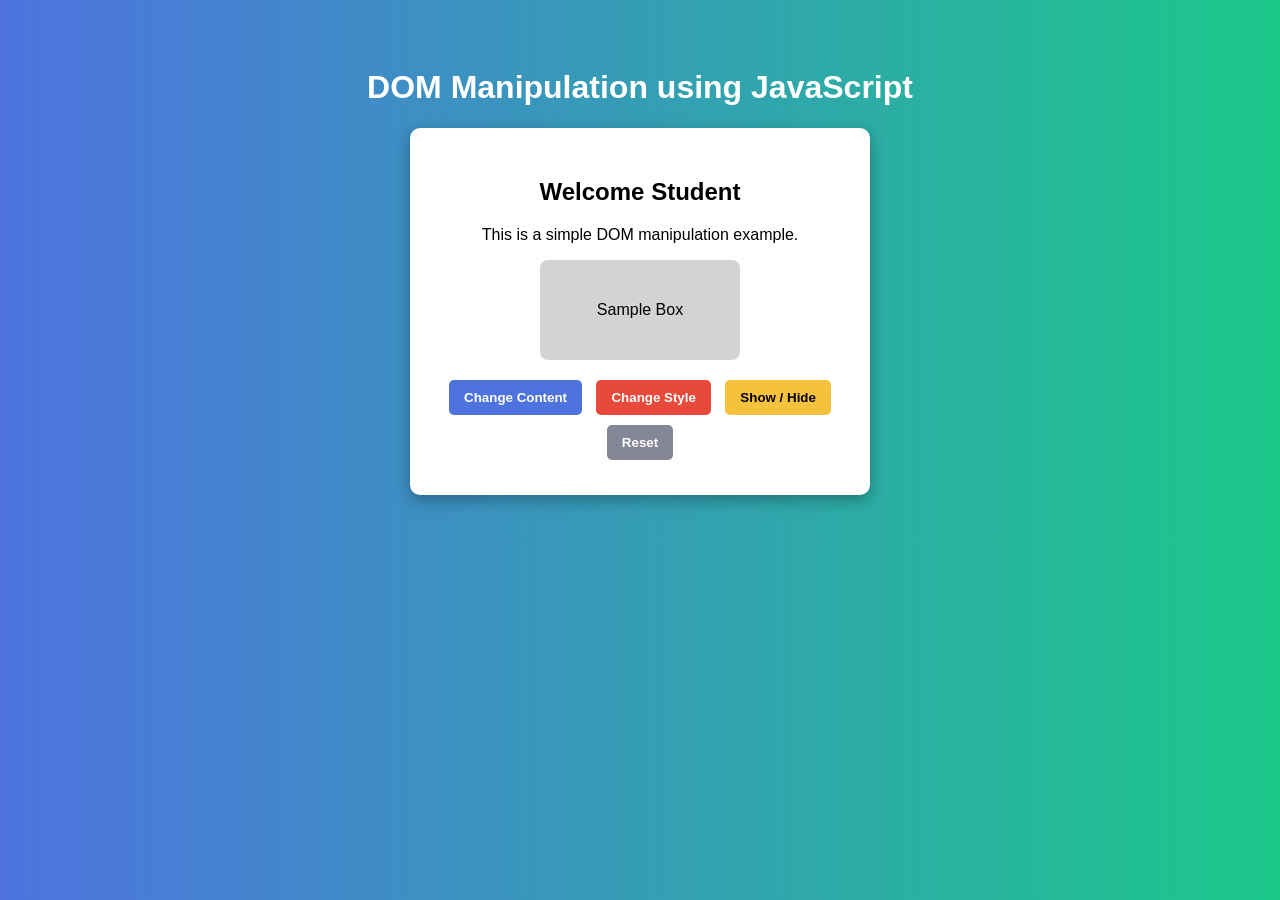
<file: Exp 4/index.html>
<!DOCTYPE html>
<html>
<head>
    <title>DOM Manipulation Assignment</title>
    <style>
        body {
            font-family: Arial, sans-serif;
            background: linear-gradient(to right, #4e73df, #1cc88a);
            text-align: center;
            padding: 40px;
            color: white;
        }

        .container {
            background: white;
            color: black;
            padding: 30px;
            border-radius: 10px;
            width: 400px;
            margin: auto;
            box-shadow: 0px 5px 15px rgba(0,0,0,0.3);
        }

        #box {
            width: 200px;
            height: 100px;
            background-color: lightgray;
            line-height: 100px;
            margin: 15px auto;
            border-radius: 8px;
            transition: 0.3s;
        }

        button {
            padding: 10px 15px;
            margin: 5px;
            border: none;
            border-radius: 5px;
            cursor: pointer;
            font-weight: bold;
        }

        .btn1 { background-color: #4e73df; color: white; }
        .btn2 { background-color: #e74a3b; color: white; }
        .btn3 { background-color: #f6c23e; }
        .btn4 { background-color: #858796; color: white; }

        button:hover {
            opacity: 0.8;
        }
    </style>
</head>

<body>

    <h1>DOM Manipulation using JavaScript</h1>

    <div class="container">
        <h2 id="heading">Welcome Student</h2>

        <p id="para">This is a simple DOM manipulation example.</p>

        <div id="box">Sample Box</div>

        <button class="btn1" onclick="changeContent()">Change Content</button>
        <button class="btn2" onclick="changeStyle()">Change Style</button>
        <button class="btn3" onclick="toggleBox()">Show / Hide</button>
        <button class="btn4" onclick="resetAll()">Reset</button>
    </div>

    <script>
        function changeContent() {
            document.getElementById("heading").innerHTML = "Content Changed Successfully!";
            document.getElementById("para").innerHTML = "JavaScript makes web pages interactive and dynamic.";
        }

        function changeStyle() {
            let p = document.getElementById("para");
            p.style.color = "white";
            p.style.backgroundColor = "green";
            p.style.padding = "10px";
            p.style.borderRadius = "5px";
        }

        function toggleBox() {
            let box = document.getElementById("box");
            if (box.style.display === "none") {
                box.style.display = "block";
            } else {
                box.style.display = "none";
            }
        }

        function resetAll() {
            location.reload();
        }
    </script>

</body>
</html>
</file>
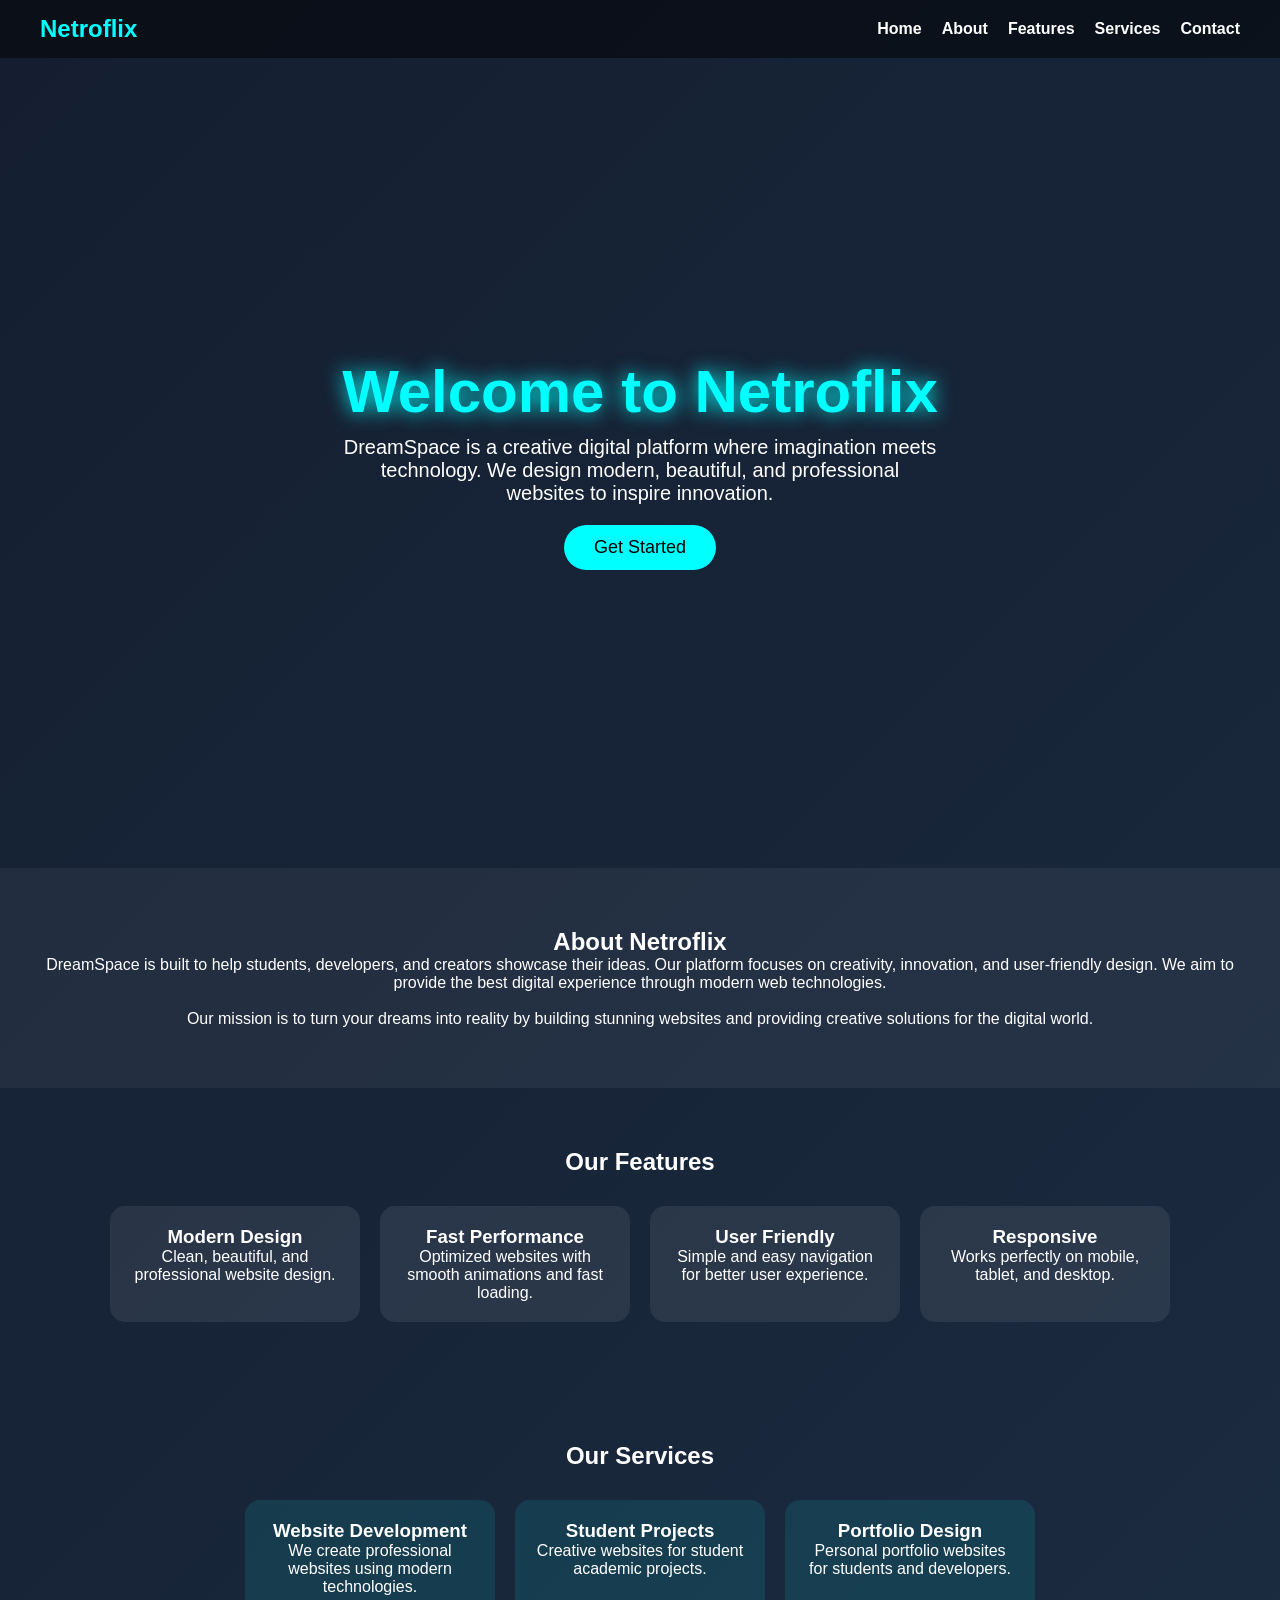
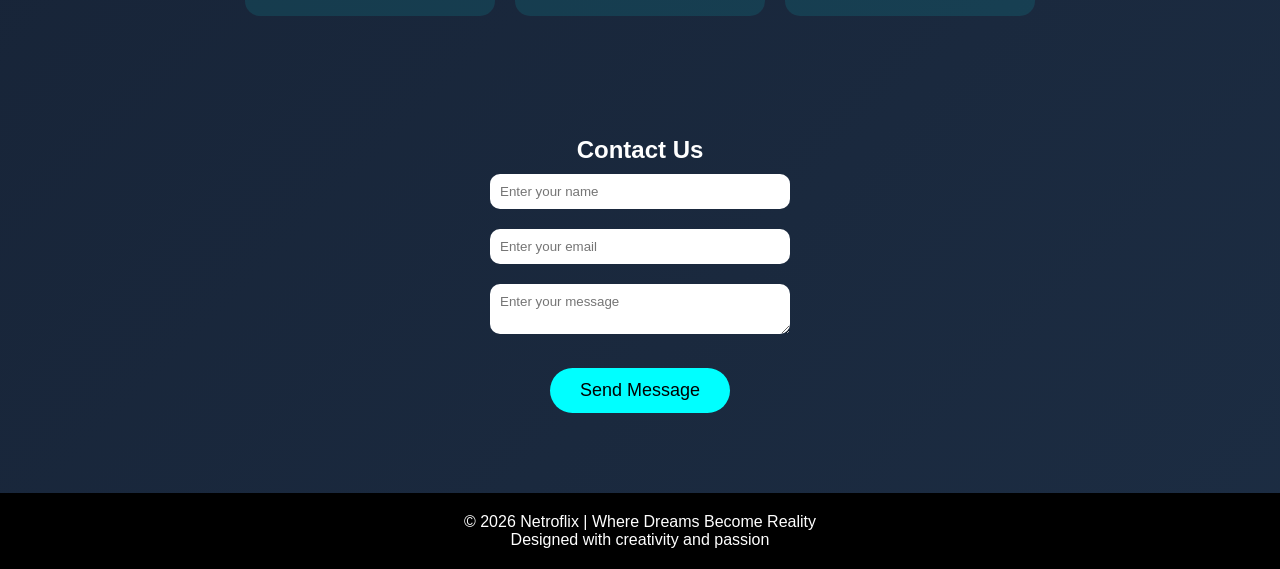
<file: Netlify/import.html>
<!DOCTYPE html>
<html lang="en">
<head>
<meta charset="UTF-8">
<title>DreamSpace | Where Dreams Become Reality</title>

<style>

/* RESET */
*{
margin:0;
padding:0;
box-sizing:border-box;
font-family: 'Segoe UI', sans-serif;
scroll-behavior:smooth;
}

/* BODY BACKGROUND */
body{
background: linear-gradient(135deg,#141e30,#243b55,#0f2027);
background-size:400% 400%;
animation:bgMove 12s infinite;
color:white;
}

@keyframes bgMove{
0%{background-position:0% 50%;}
50%{background-position:100% 50%;}
100%{background-position:0% 50%;}
}

/* NAVBAR */
nav{
background:rgba(0,0,0,0.5);
padding:15px 40px;
display:flex;
justify-content:space-between;
align-items:center;
position:sticky;
top:0;
}

nav h1{
color:cyan;
}

nav ul{
list-style:none;
display:flex;
gap:20px;
}

nav ul li a{
text-decoration:none;
color:white;
font-weight:bold;
}

nav ul li a:hover{
color:cyan;
}

/* HOME */
#home{
height:90vh;
display:flex;
justify-content:center;
align-items:center;
text-align:center;
flex-direction:column;
}

#home h2{
font-size:60px;
color:cyan;
text-shadow:0 0 20px cyan;
}

#home p{
font-size:20px;
margin-top:10px;
max-width:600px;
}

button{
margin-top:20px;
padding:12px 30px;
border:none;
border-radius:25px;
background:cyan;
color:black;
font-size:18px;
cursor:pointer;
transition:0.3s;
}

button:hover{
transform:scale(1.1);
background:white;
}

/* SECTIONS */
section{
padding:60px 40px;
text-align:center;
}

/* ABOUT */
#about{
background:rgba(255,255,255,0.05);
}

/* FEATURES */
.features{
display:flex;
flex-wrap:wrap;
justify-content:center;
gap:20px;
margin-top:30px;
}

.feature-box{
background:rgba(255,255,255,0.08);
padding:20px;
width:250px;
border-radius:15px;
transition:0.3s;
}

.feature-box:hover{
transform:translateY(-10px);
background:rgba(255,255,255,0.15);
}

/* SERVICES */
.services{
display:flex;
flex-wrap:wrap;
justify-content:center;
gap:20px;
margin-top:30px;
}

.service-box{
background:rgba(0,255,255,0.1);
padding:20px;
width:250px;
border-radius:15px;
}

/* CONTACT */
input, textarea{
width:300px;
padding:10px;
margin:10px;
border-radius:10px;
border:none;
}

/* FOOTER */
footer{
background:black;
padding:20px;
text-align:center;
margin-top:20px;
}

</style>
</head>
<body>

<!-- NAVBAR -->
<nav>
<h1>Netroflix</h1>
<ul>
<li><a href="#home">Home</a></li>
<li><a href="#about">About</a></li>
<li><a href="#features">Features</a></li>
<li><a href="#services">Services</a></li>
<li><a href="#contact">Contact</a></li>
</ul>
</nav>

<!-- HOME -->
<section id="home">
<h2>Welcome to Netroflix</h2>
<p>
DreamSpace is a creative digital platform where imagination meets technology. 
We design modern, beautiful, and professional websites to inspire innovation.
</p>
<button onclick="welcome()">Get Started</button>
</section>

<!-- ABOUT -->
<section id="about">
<h2>About Netroflix</h2>
<p>
DreamSpace is built to help students, developers, and creators showcase their ideas. 
Our platform focuses on creativity, innovation, and user-friendly design. 
We aim to provide the best digital experience through modern web technologies.
</p>
<br>
<p>
Our mission is to turn your dreams into reality by building stunning websites 
and providing creative solutions for the digital world.
</p>
</section>

<!-- FEATURES -->
<section id="features">
<h2>Our Features</h2>

<div class="features">

<div class="feature-box">
<h3>Modern Design</h3>
<p>Clean, beautiful, and professional website design.</p>
</div>

<div class="feature-box">
<h3>Fast Performance</h3>
<p>Optimized websites with smooth animations and fast loading.</p>
</div>

<div class="feature-box">
<h3>User Friendly</h3>
<p>Simple and easy navigation for better user experience.</p>
</div>

<div class="feature-box">
<h3>Responsive</h3>
<p>Works perfectly on mobile, tablet, and desktop.</p>
</div>

</div>
</section>

<!-- SERVICES -->
<section id="services">
<h2>Our Services</h2>

<div class="services">

<div class="service-box">
<h3>Website Development</h3>
<p>We create professional websites using modern technologies.</p>
</div>

<div class="service-box">
<h3>Student Projects</h3>
<p>Creative websites for student academic projects.</p>
</div>

<div class="service-box">
<h3>Portfolio Design</h3>
<p>Personal portfolio websites for students and developers.</p>
</div>

</div>
</section>

<!-- CONTACT -->
<section id="contact">
<h2>Contact Us</h2>

<input type="text" placeholder="Enter your name"><br>
<input type="email" placeholder="Enter your email"><br>
<textarea placeholder="Enter your message"></textarea><br>
<button onclick="contact()">Send Message</button>

</section>

<!-- FOOTER -->
<footer>
<p>© 2026 Netroflix | Where Dreams Become Reality</p>
<p>Designed with creativity and passion</p>
</footer>

<script>

function welcome(){
alert("Welcome to DreamSpace!");
}

function contact(){
alert("Your message has been sent!");
}

</script>

</body>
</html>
</file>
